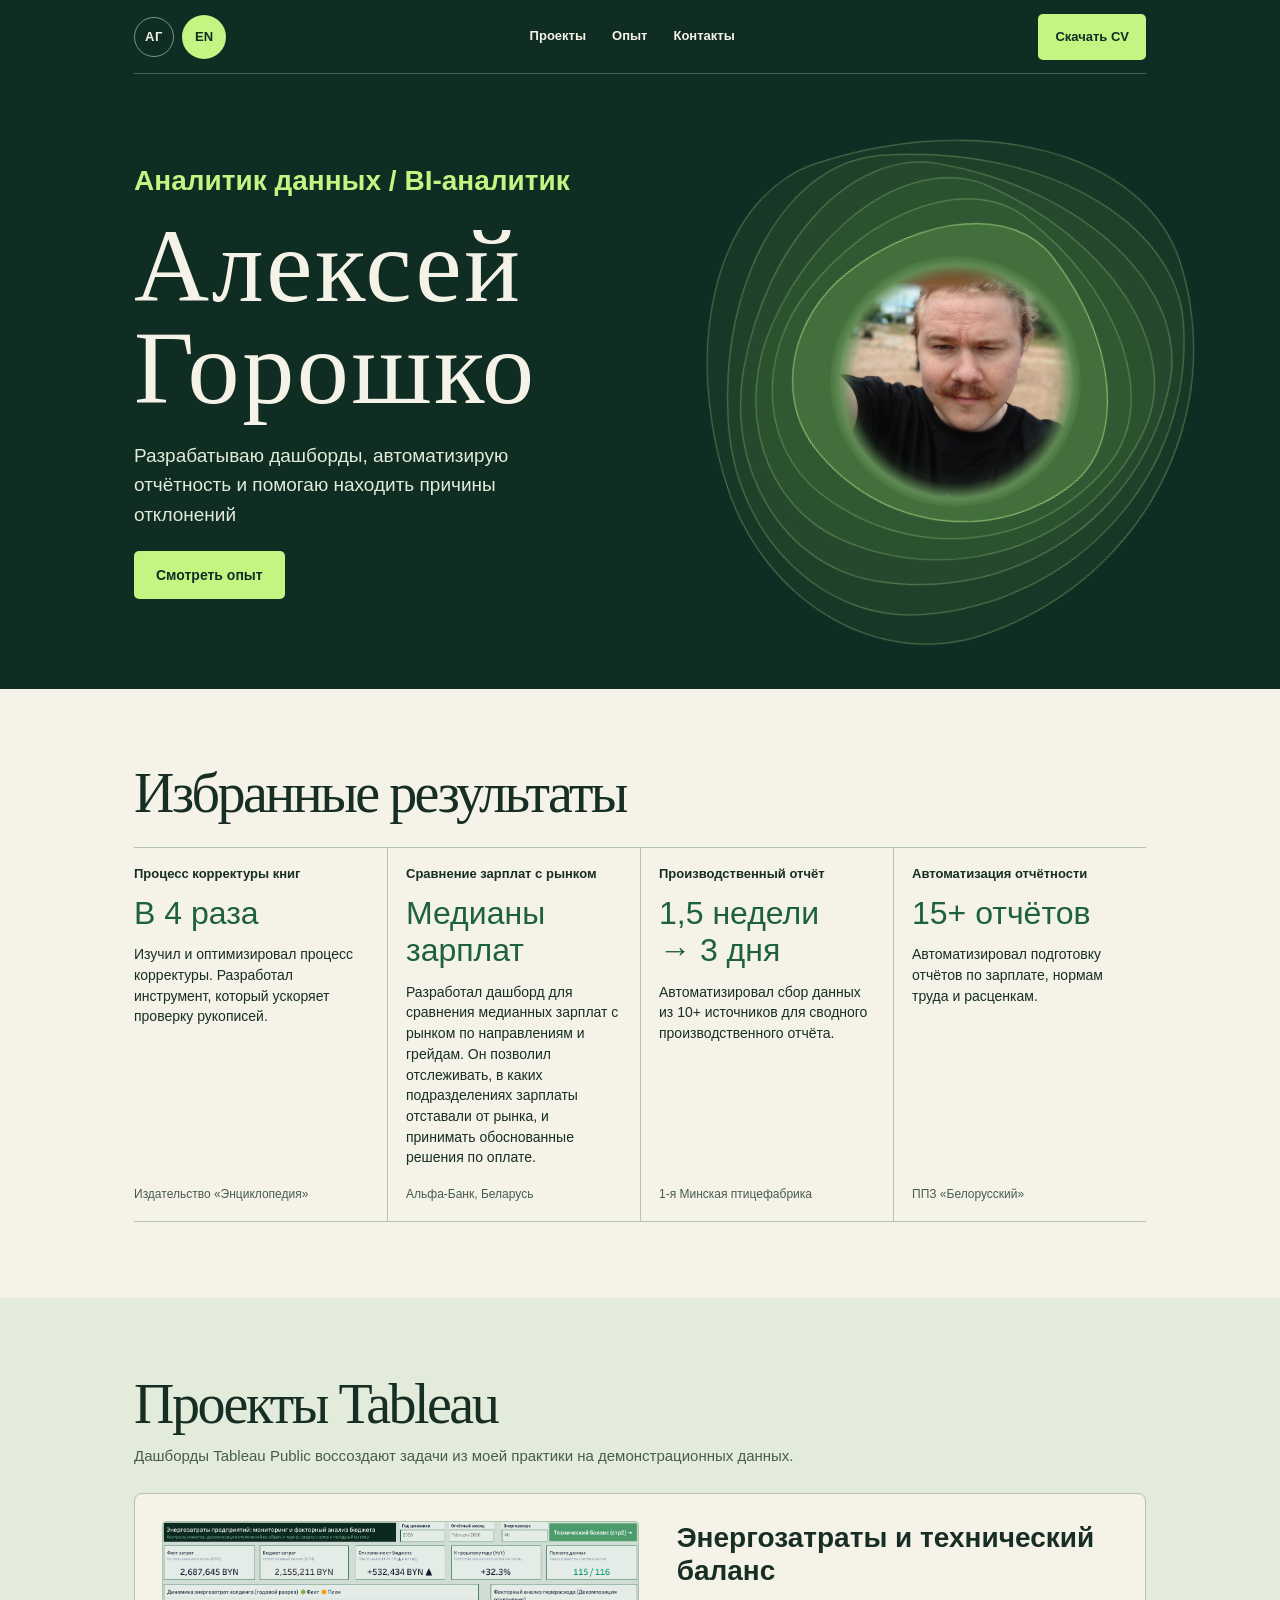
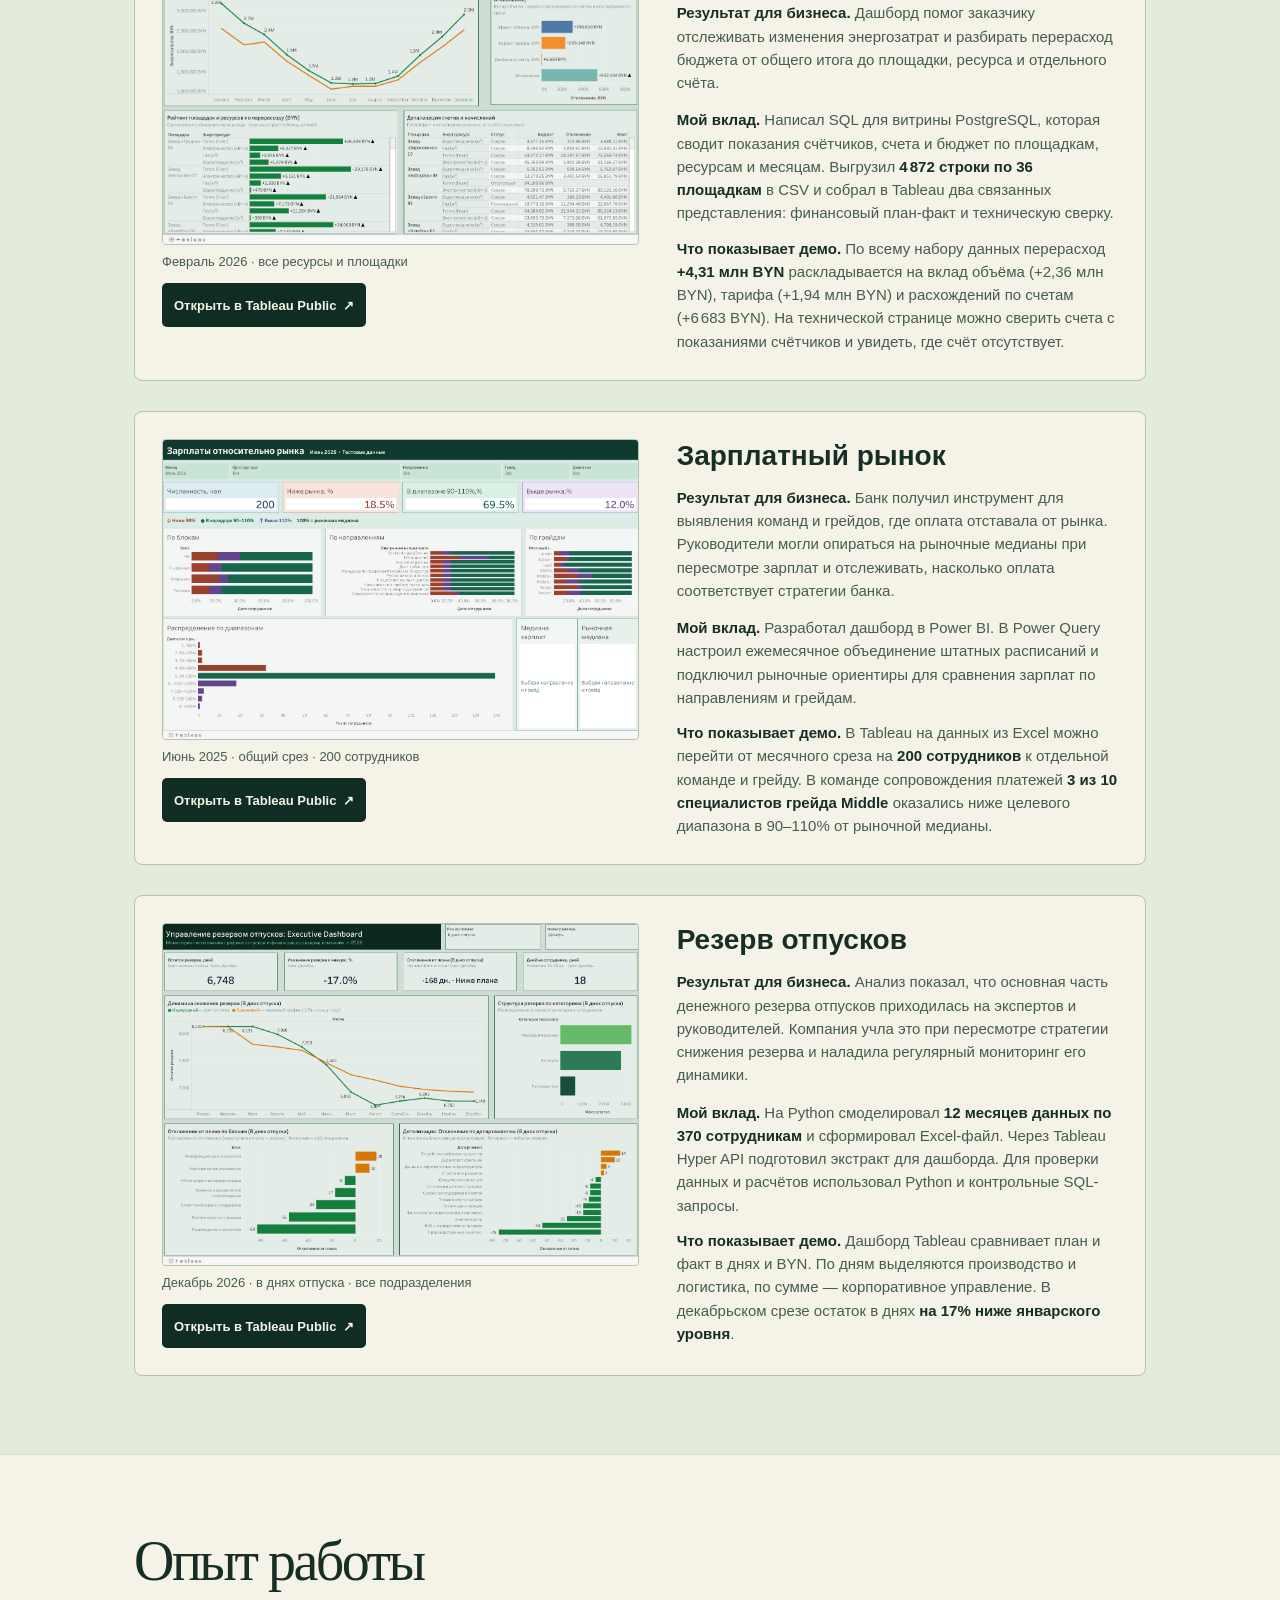
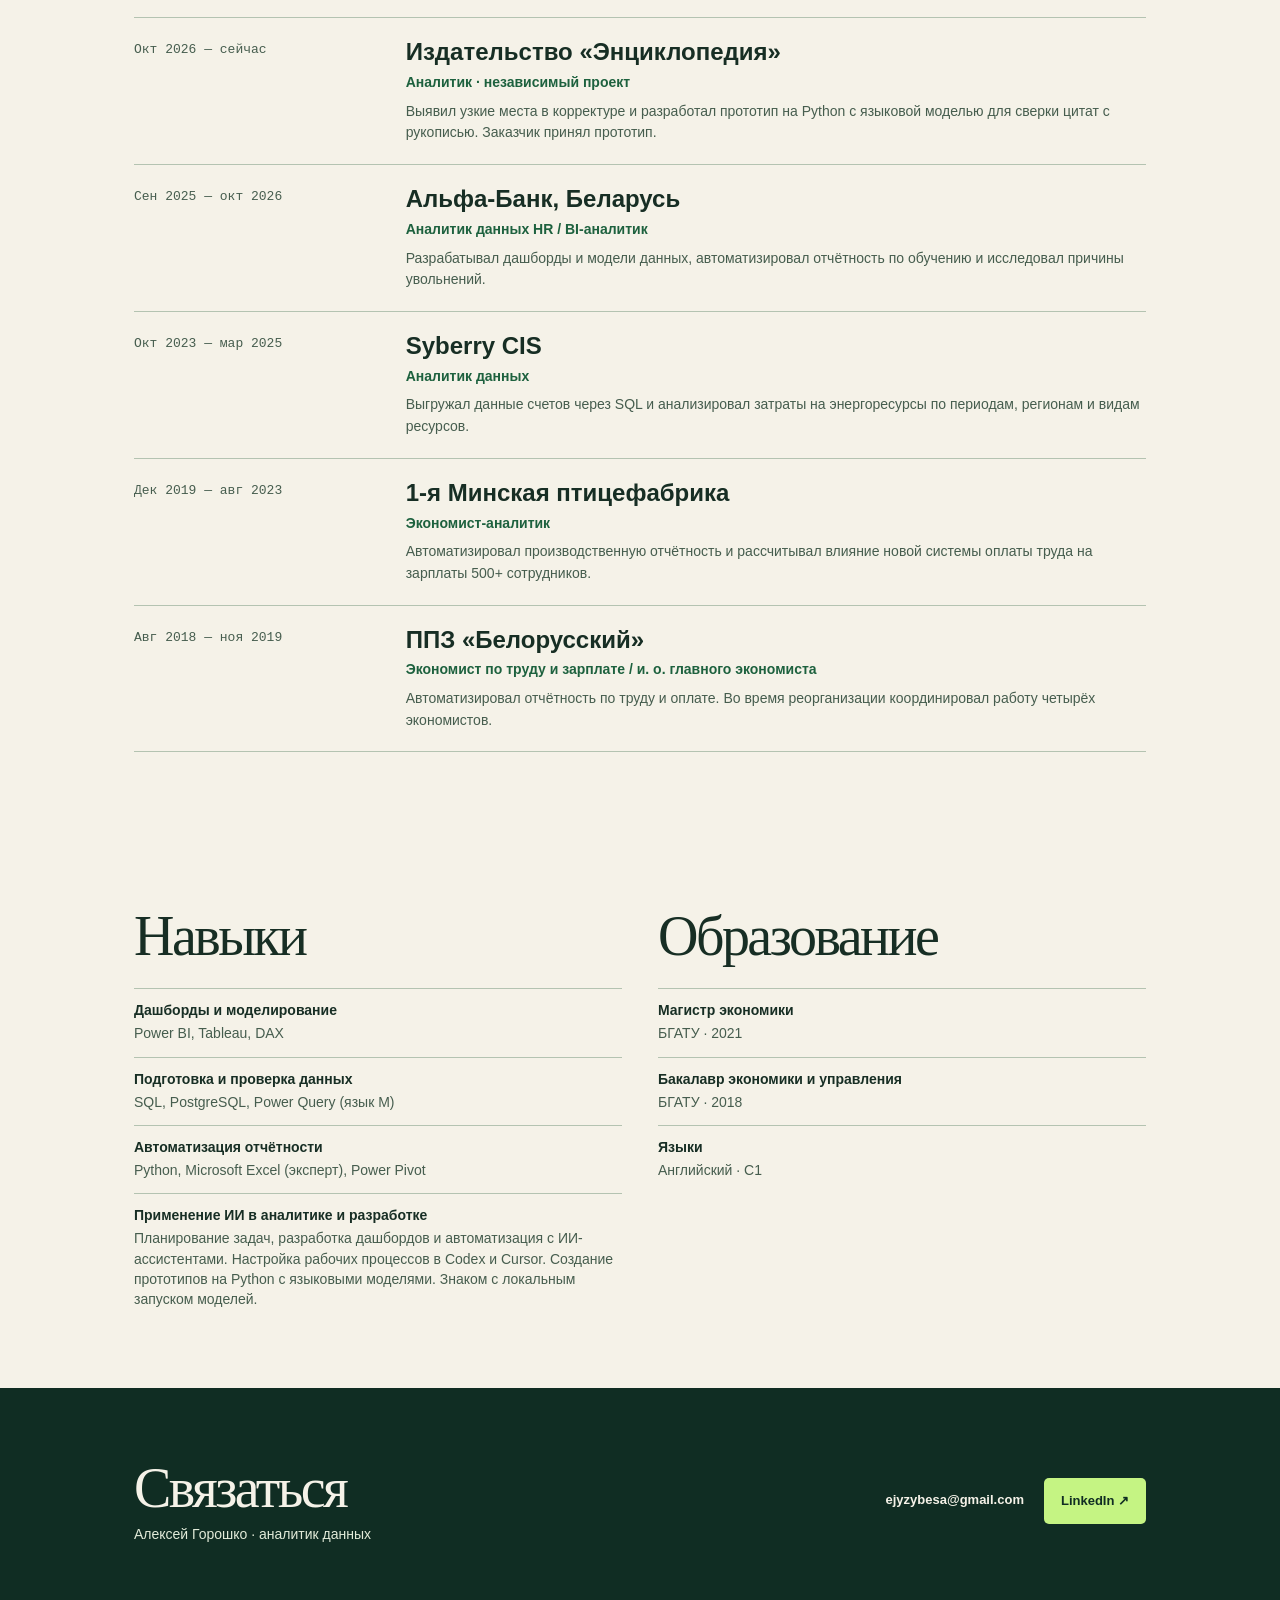
<file: index.html>
<!doctype html>
<html lang="ru">
<head>
  <meta charset="utf-8">
  <meta name="viewport" content="width=device-width, initial-scale=1">
  <meta name="description" content="Портфолио Алексея Горошко. Дашборды, автоматизация отчётности и анализ отклонений.">
  <meta name="theme-color" content="#102d23">
  <title>Алексей Горошко — аналитик данных</title>
  <link rel="stylesheet" href="./style.css">
  <link rel="stylesheet" href="./tableau-projects-v2.css">
  <link rel="alternate" hreflang="ru" href="./">
  <link rel="alternate" hreflang="en" href="./en/">
</head>
<body>
<main id="career-page">
    <header class="career-hero">
      <div class="career-wrap">
        <div class="career-top">
          <div class="career-brand">
            <a class="career-monogram" href="#career-page" aria-label="В начало страницы">АГ</a>
            <a class="career-language" href="./en/" lang="en" hreflang="en" aria-label="Switch to English">EN</a>
          </div>
          <nav class="career-nav" aria-label="Разделы сайта">
            <a href="#dashboards">Проекты</a>
            <a href="#experience">Опыт</a>
            <a href="#contact">Контакты</a>
          </nav>
          <a class="career-cv" href="./russian-cv.pdf" download="aleksey-goroshko-data-analyst-ru.pdf">Скачать CV</a>
        </div>
        <div class="career-intro">
          <div class="career-copy">
            <p class="career-role">Аналитик данных / BI-аналитик</p>
            <h1><span>Алексей</span><br><span>Горошко</span></h1>
            <p class="career-summary">Разрабатываю дашборды, автоматизирую отчётность и помогаю находить причины отклонений</p>
            <a class="career-experience-link" href="#experience">Смотреть опыт</a>
          </div>
          <figure class="career-portrait">
            <div class="career-art" aria-hidden="true"><span></span><span></span><span></span><span></span><span></span><span></span></div>
            <img src="./portrait.jpg" alt="Алексей Горошко" width="500" height="500">
          </figure>
        </div>
      </div>
    </header>
    <section class="career-results" aria-labelledby="career-full-results">
      <div class="career-wrap">
        <h2 id="career-full-results">Избранные результаты</h2>
        <div class="career-metrics">
          <article class="career-metric">
            <h3>Процесс корректуры книг</h3>
            <p class="career-value">В 4 раза</p>
            <p class="career-detail">Изучил и оптимизировал процесс корректуры. Разработал инструмент, который ускоряет проверку рукописей.</p>
            <p class="career-company">Издательство «Энциклопедия»</p>
          </article>
          <article class="career-metric">
            <h3>Сравнение зарплат с рынком</h3>
            <p class="career-value">Медианы зарплат</p>
            <p class="career-detail">Разработал дашборд для сравнения медианных зарплат с рынком по направлениям и грейдам. Он позволил отслеживать, в каких подразделениях зарплаты отставали от рынка, и принимать обоснованные решения по оплате.</p>
            <p class="career-company">Альфа-Банк, Беларусь</p>
          </article>
          <article class="career-metric">
            <h3>Производственный отчёт</h3>
            <p class="career-value">1,5 недели → 3 дня</p>
            <p class="career-detail">Автоматизировал сбор данных из 10+ источников для сводного производственного отчёта.</p>
            <p class="career-company">1-я Минская птицефабрика</p>
          </article>
          <article class="career-metric">
            <h3>Автоматизация отчётности</h3>
            <p class="career-value">15+ отчётов</p>
            <p class="career-detail">Автоматизировал подготовку отчётов по зарплате, нормам труда и расценкам.</p>
            <p class="career-company">ППЗ «Белорусский»</p>
          </article>
        </div>
      </div>
    </section>
    <section class="career-section career-projects" id="dashboards" aria-labelledby="career-full-dashboards">
      <div class="career-wrap">
        <h2 id="career-full-dashboards">Проекты Tableau</h2>
        <p class="career-case-intro">Дашборды Tableau Public воссоздают задачи из моей практики на демонстрационных данных.</p>
        <div class="career-case-list">
          <article class="career-case">
            <h3>Энергозатраты и технический баланс</h3>
            <p class="career-case-outcome"><strong>Результат для бизнеса.</strong> Дашборд помог заказчику отслеживать изменения энергозатрат и разбирать перерасход бюджета от общего итога до площадки, ресурса и отдельного счёта.</p>
            <div class="career-case-media">
              <figure>
                <a class="career-case-image" href="./previews/energy.png" target="_blank" rel="noopener" aria-label="Увеличить превью — Энергозатраты и технический баланс">
                  <img src="./previews/energy.png" width="1365" height="926" loading="lazy" alt="Финансовый дашборд: план, факт и факторы перерасхода">
                </a>
                <figcaption>Февраль 2026 · все ресурсы и площадки</figcaption>
              </figure>
              <a class="career-case-link" href="https://public.tableau.com/views/energy-costs/sheet17?:showVizHome=no" target="_blank" rel="noopener" aria-label="Открыть в Tableau Public — Энергозатраты и технический баланс">Открыть в Tableau Public <span aria-hidden="true">↗</span></a>
            </div>
            <div class="career-case-details">
              <p><strong>Мой вклад.</strong> Написал SQL для витрины PostgreSQL, которая сводит показания счётчиков, счета и бюджет по площадкам, ресурсам и месяцам. Выгрузил <strong>4 872 строки по 36 площадкам</strong> в CSV и собрал в Tableau два связанных представления: финансовый план-факт и техническую сверку.</p>
              <p><strong>Что показывает демо.</strong> По всему набору данных перерасход <strong>+4,31 млн BYN</strong> раскладывается на вклад объёма (+2,36 млн BYN), тарифа (+1,94 млн BYN) и расхождений по счетам (+6 683 BYN). На технической странице можно сверить счета с показаниями счётчиков и увидеть, где счёт отсутствует.</p>
            </div>
          </article>
          <article class="career-case">
            <h3>Зарплатный рынок</h3>
            <p class="career-case-outcome"><strong>Результат для бизнеса.</strong> Банк получил инструмент для выявления команд и грейдов, где оплата отставала от рынка. Руководители могли опираться на рыночные медианы при пересмотре зарплат и отслеживать, насколько оплата соответствует стратегии банка.</p>
            <div class="career-case-media">
              <figure>
                <a class="career-case-image" href="./previews/salary.png" target="_blank" rel="noopener" aria-label="Увеличить превью — Зарплатный рынок">
                  <img src="./previews/salary.png" width="1499" height="946" loading="lazy" alt="Общий срез на 200 сотрудников: распределение зарплат относительно рынка по блокам, направлениям и грейдам">
                </a>
                <figcaption>Июнь 2025 · общий срез · 200 сотрудников</figcaption>
              </figure>
              <a class="career-case-link" href="https://public.tableau.com/views/salary-market-month-styled/sheet10?:showVizHome=no" target="_blank" rel="noopener" aria-label="Открыть в Tableau Public — Зарплатный рынок">Открыть в Tableau Public <span aria-hidden="true">↗</span></a>
            </div>
            <div class="career-case-details">
              <p><strong>Мой вклад.</strong> Разработал дашборд в Power BI. В Power Query настроил ежемесячное объединение штатных расписаний и подключил рыночные ориентиры для сравнения зарплат по направлениям и грейдам.</p>
              <p><strong>Что показывает демо.</strong> В Tableau на данных из Excel можно перейти от месячного среза на <strong>200 сотрудников</strong> к отдельной команде и грейду. В команде сопровождения платежей <strong>3 из 10 специалистов грейда Middle</strong> оказались ниже целевого диапазона в 90–110% от рыночной медианы.</p>
            </div>
          </article>
          <article class="career-case">
            <h3>Резерв отпусков</h3>
            <p class="career-case-outcome"><strong>Результат для бизнеса.</strong> Анализ показал, что основная часть денежного резерва отпусков приходилась на экспертов и руководителей. Компания учла это при пересмотре стратегии снижения резерва и наладила регулярный мониторинг его динамики.</p>
            <div class="career-case-media">
              <figure>
                <a class="career-case-image" href="./previews/vacation.png" target="_blank" rel="noopener" aria-label="Увеличить превью — Резерв отпусков">
                  <img src="./previews/vacation.png" width="1499" height="1076" loading="lazy" alt="Декабрьский срез резерва отпусков: 6 748 дней, снижение на 17% к январю">
                </a>
                <figcaption>Декабрь 2026 · в днях отпуска · все подразделения</figcaption>
              </figure>
              <a class="career-case-link" href="https://public.tableau.com/views/vacation-reserve/ExecutiveDashboard?:showVizHome=no" target="_blank" rel="noopener" aria-label="Открыть в Tableau Public — Резерв отпусков">Открыть в Tableau Public <span aria-hidden="true">↗</span></a>
            </div>
            <div class="career-case-details">
              <p><strong>Мой вклад.</strong> На Python смоделировал <strong>12 месяцев данных по 370 сотрудникам</strong> и сформировал Excel-файл. Через Tableau Hyper API подготовил экстракт для дашборда. Для проверки данных и расчётов использовал Python и контрольные SQL-запросы.</p>
              <p><strong>Что показывает демо.</strong> Дашборд Tableau сравнивает план и факт в днях и BYN. По дням выделяются производство и логистика, по сумме — корпоративное управление. В декабрьском срезе остаток в днях <strong>на 17% ниже январского уровня</strong>.</p>
            </div>
          </article>
        </div>
      </div>
    </section>
    <section class="career-section career-experience" id="experience" aria-labelledby="career-full-experience">
      <div class="career-wrap">
        <h2 id="career-full-experience">Опыт работы</h2>
        <ol class="career-timeline">
          <li><p class="career-period">Окт 2026 — сейчас</p><div><h3>Издательство «Энциклопедия»</h3><p class="career-job">Аналитик · независимый проект</p><p>Выявил узкие места в корректуре и разработал прототип на Python с языковой моделью для сверки цитат с рукописью. Заказчик принял прототип.</p></div></li>
          <li><p class="career-period">Сен 2025 — окт 2026</p><div><h3>Альфа-Банк, Беларусь</h3><p class="career-job">Аналитик данных HR / BI-аналитик</p><p>Разрабатывал дашборды и модели данных, автоматизировал отчётность по обучению и исследовал причины увольнений.</p></div></li>
          <li><p class="career-period">Окт 2023 — мар 2025</p><div><h3>Syberry CIS</h3><p class="career-job">Аналитик данных</p><p>Выгружал данные счетов через SQL и анализировал затраты на энергоресурсы по периодам, регионам и видам ресурсов.</p></div></li>
          <li><p class="career-period">Дек 2019 — авг 2023</p><div><h3>1-я Минская птицефабрика</h3><p class="career-job">Экономист-аналитик</p><p>Автоматизировал производственную отчётность и рассчитывал влияние новой системы оплаты труда на зарплаты 500+ сотрудников.</p></div></li>
          <li><p class="career-period">Авг 2018 — ноя 2019</p><div><h3>ППЗ «Белорусский»</h3><p class="career-job">Экономист по труду и зарплате / и. о. главного экономиста</p><p>Автоматизировал отчётность по труду и оплате. Во время реорганизации координировал работу четырёх экономистов.</p></div></li>
        </ol>
      </div>
    </section>
    <section class="career-section career-background" aria-labelledby="career-full-background">
      <div class="career-wrap career-background-grid">
        <div>
          <h2 id="career-full-background">Навыки</h2>
          <dl class="career-skills">
            <dt>Дашборды и моделирование</dt><dd>Power BI, Tableau, DAX</dd>
            <dt>Подготовка и проверка данных</dt><dd>SQL, PostgreSQL, Power Query (язык M)</dd>
            <dt>Автоматизация отчётности</dt><dd>Python, Microsoft Excel (эксперт), Power Pivot</dd>
            <dt>Применение ИИ в аналитике и разработке</dt>
            <dd>Планирование задач, разработка дашбордов и автоматизация с ИИ-ассистентами. Настройка рабочих процессов в Codex и Cursor. Создание прототипов на Python с языковыми моделями. Знаком с локальным запуском моделей.</dd>
          </dl>
        </div>
        <div>
          <h2>Образование</h2>
          <dl class="career-skills">
            <dt>Магистр экономики</dt><dd>БГАТУ · 2021</dd>
            <dt>Бакалавр экономики и управления</dt><dd>БГАТУ · 2018</dd>
            <dt>Языки</dt><dd>Английский · C1</dd>
          </dl>
        </div>
      </div>
    </section>
    <footer class="career-footer" id="contact">
      <div class="career-wrap career-footer-inner">
        <div><h2>Связаться</h2><p>Алексей Горошко · аналитик данных</p></div>
        <div class="career-actions"><a class="career-contact" href="mailto:ejyzybesa@gmail.com">ejyzybesa@gmail.com</a><a class="career-cv" href="https://www.linkedin.com/in/alexgoroh/">LinkedIn ↗</a></div>
      </div>
    </footer>
  </main>
</body>
</html>
</file>
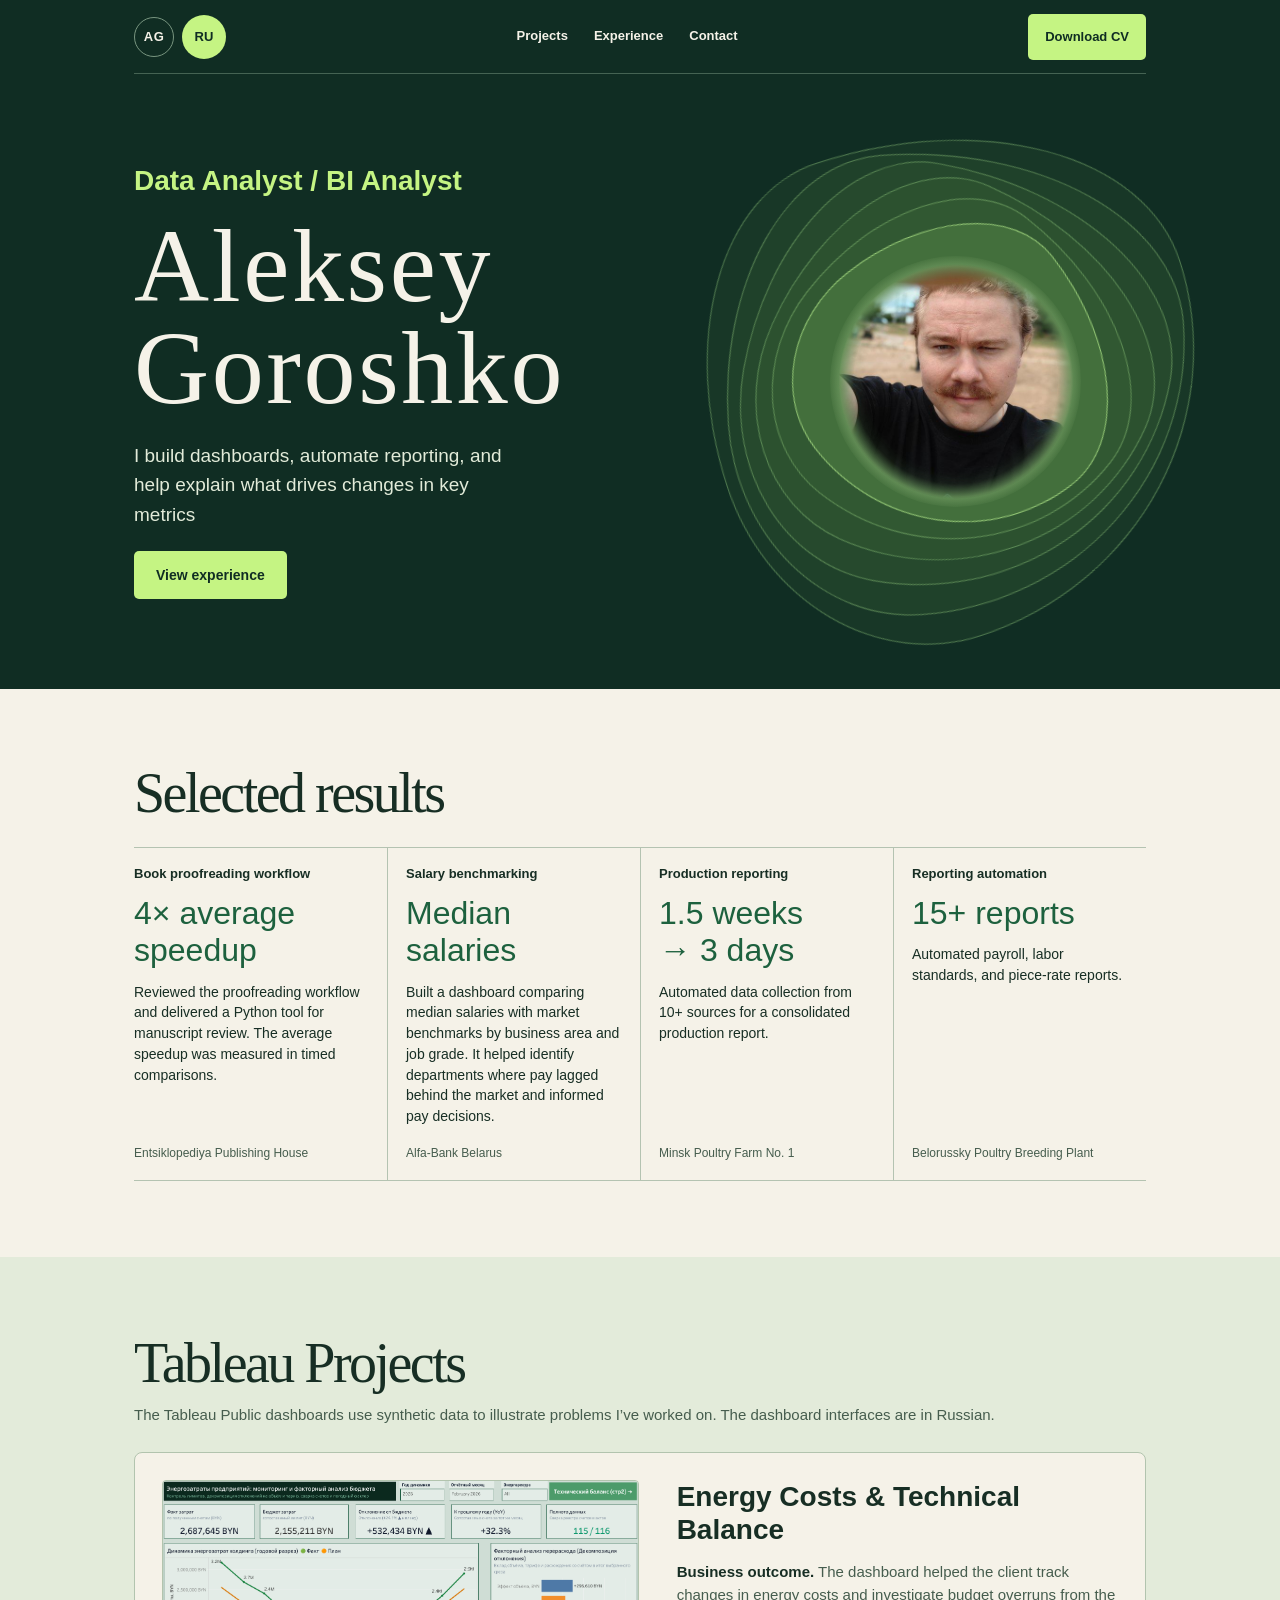
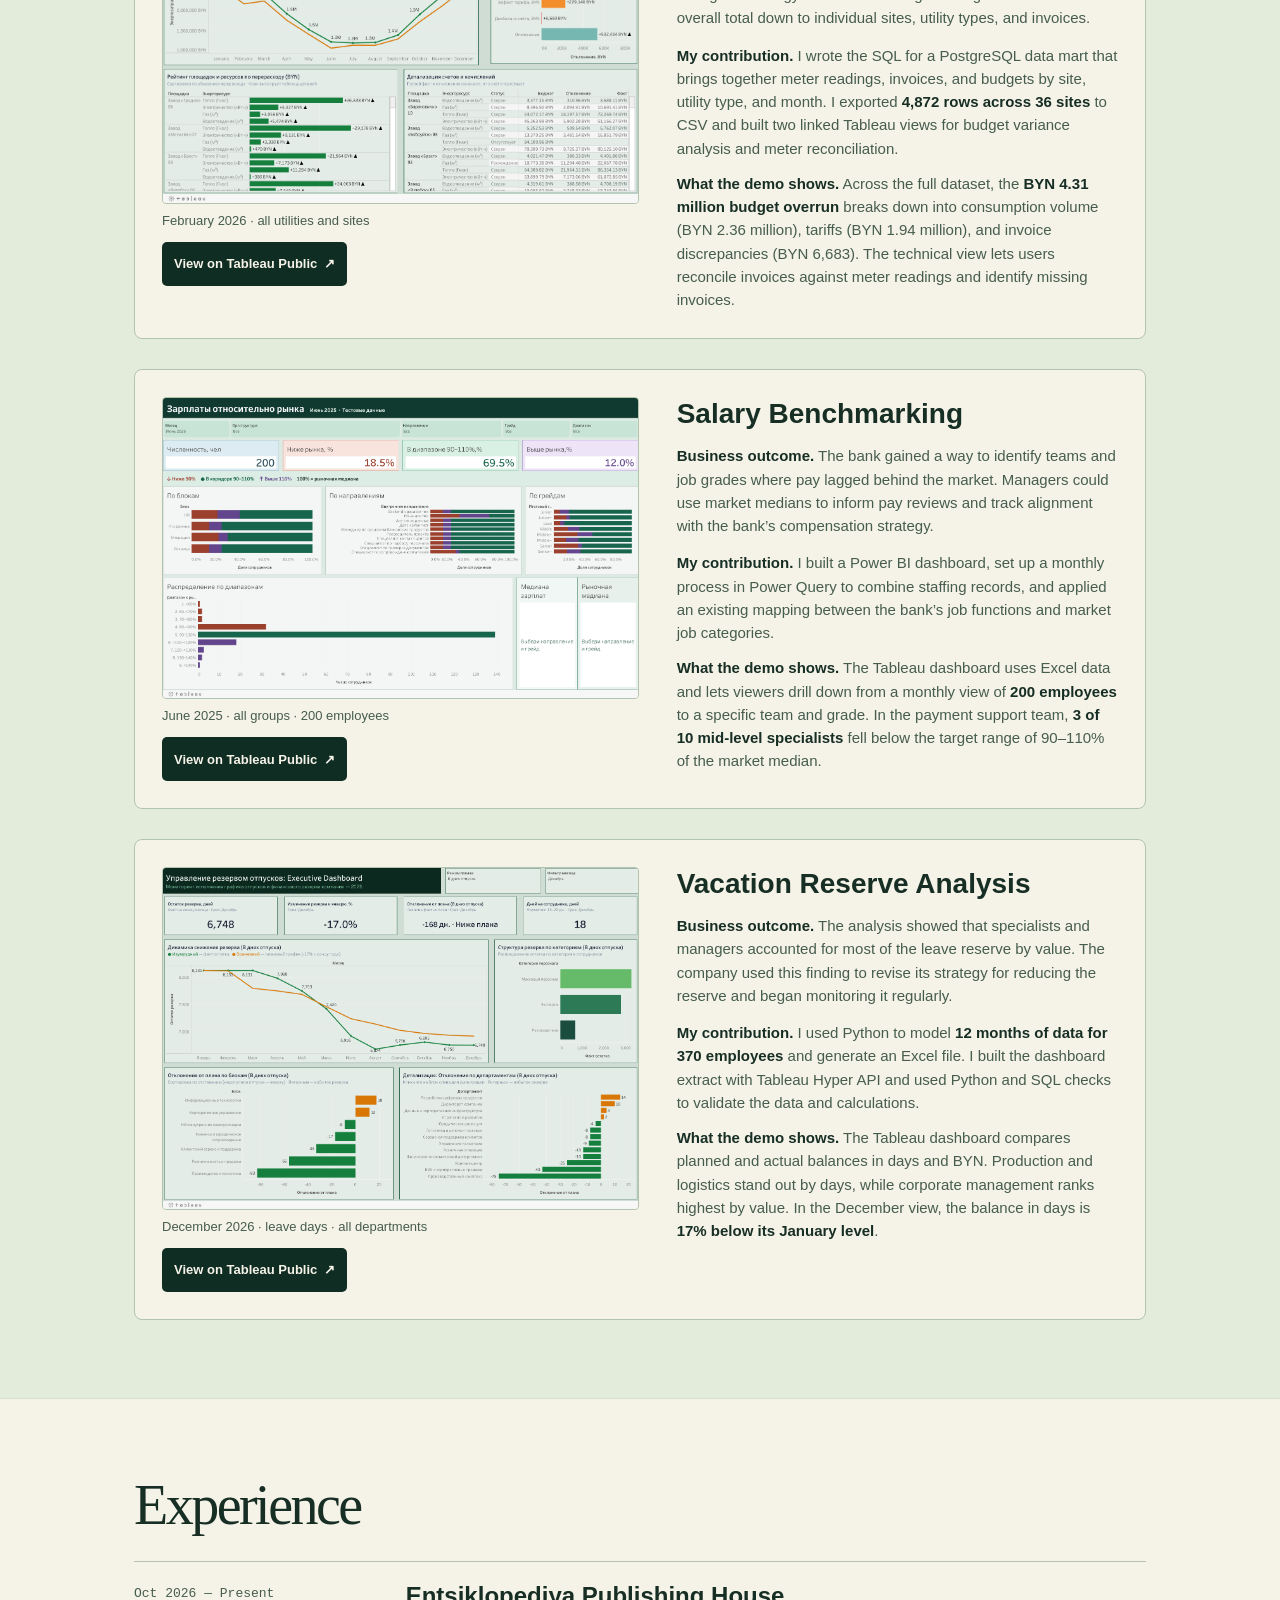
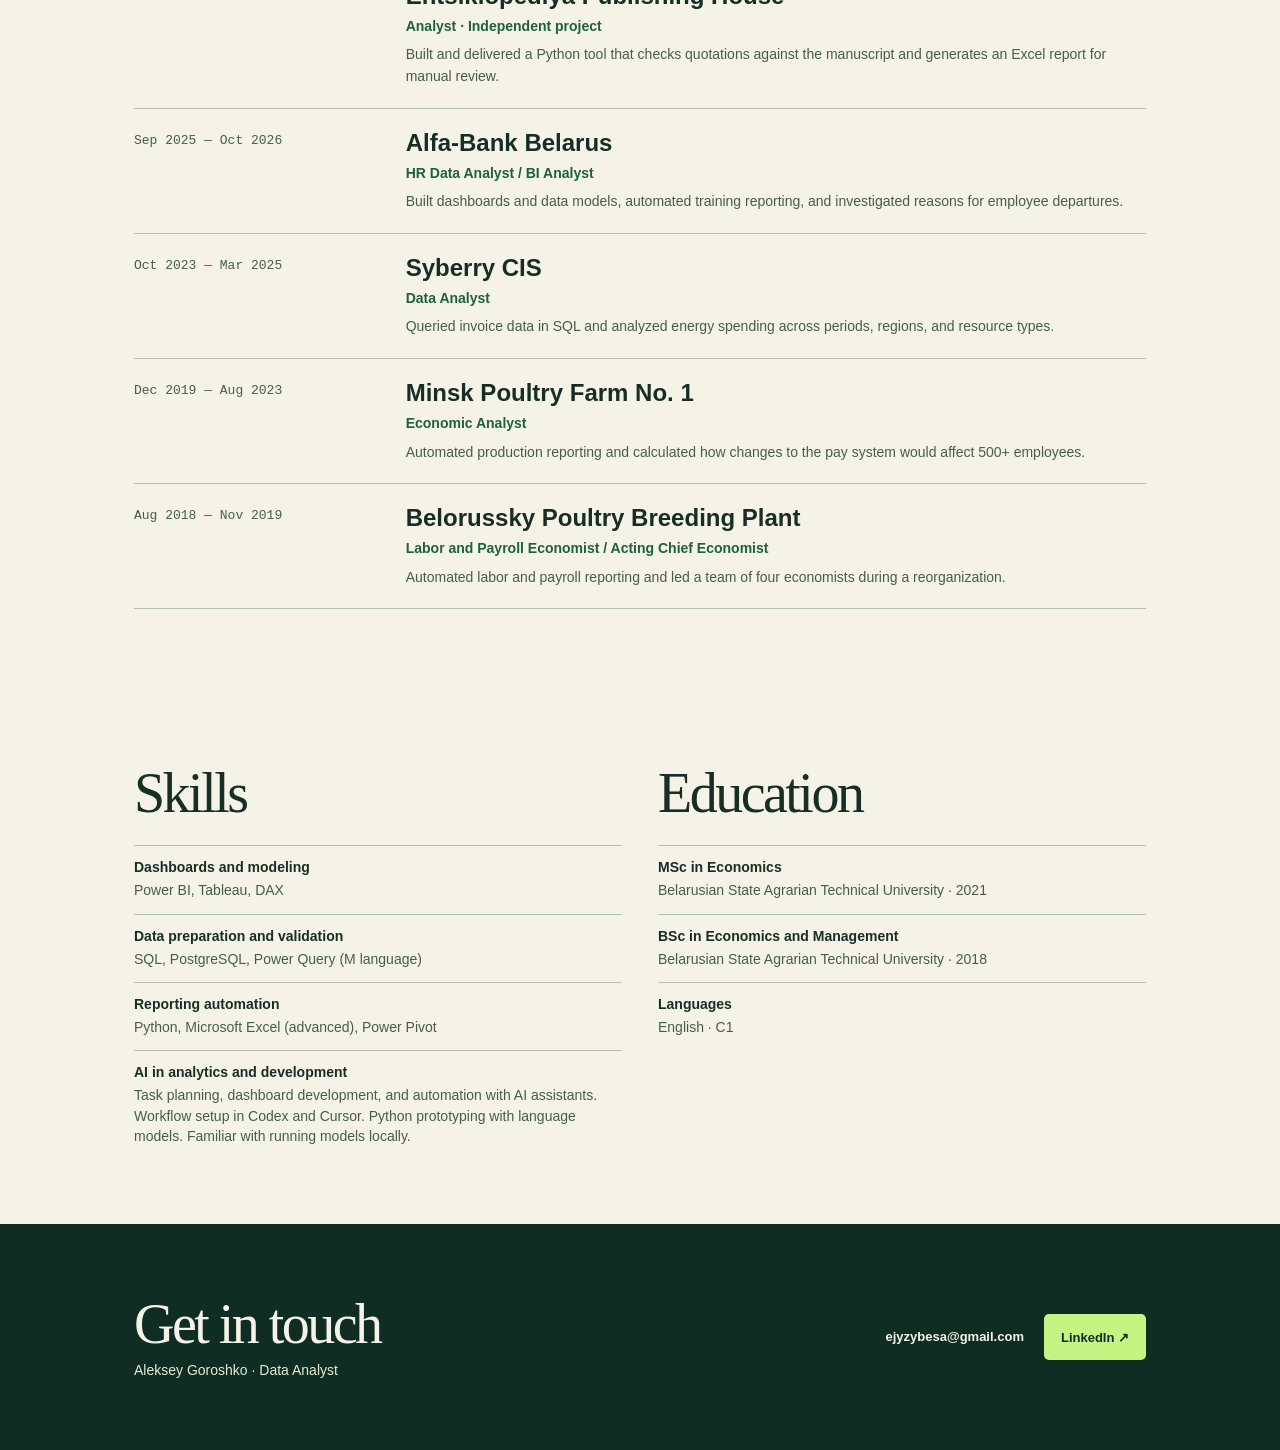
<file: en/index.html>
<!doctype html>
<html lang="en">
<head>
  <meta charset="utf-8">
  <meta name="viewport" content="width=device-width, initial-scale=1">
  <meta name="description" content="Portfolio of Aleksey Goroshko, a data analyst who builds dashboards, automates reporting, and explains changes in key metrics.">
  <meta name="theme-color" content="#102d23">
  <title>Aleksey Goroshko — Data Analyst</title>
  <link rel="stylesheet" href="../style.css">
  <link rel="stylesheet" href="../tableau-projects-v2.css">
  <link rel="alternate" hreflang="ru" href="../">
  <link rel="alternate" hreflang="en" href="./">
</head>
<body>
<main id="career-page">
    <header class="career-hero">
      <div class="career-wrap">
        <div class="career-top">
          <div class="career-brand">
            <a class="career-monogram" href="#career-page" aria-label="Back to top">AG</a>
            <a class="career-language" href="../" lang="ru" hreflang="ru" aria-label="Переключить на русский язык">RU</a>
          </div>
          <nav class="career-nav" aria-label="Site sections">
            <a href="#dashboards">Projects</a>
            <a href="#experience">Experience</a>
            <a href="#contact">Contact</a>
          </nav>
          <a class="career-cv" href="../english-cv.pdf" download="aleksey-goroshko-data-analyst-en.pdf">Download CV</a>
        </div>
        <div class="career-intro">
          <div class="career-copy">
            <p class="career-role">Data Analyst / BI Analyst</p>
            <h1><span>Aleksey</span><br><span>Goroshko</span></h1>
            <p class="career-summary">I build dashboards, automate reporting, and help explain what drives changes in key metrics</p>
            <a class="career-experience-link" href="#experience">View experience</a>
          </div>
          <figure class="career-portrait">
            <div class="career-art" aria-hidden="true"><span></span><span></span><span></span><span></span><span></span><span></span></div>
            <img src="../portrait.jpg" alt="Aleksey Goroshko" width="500" height="500">
          </figure>
        </div>
      </div>
    </header>
    <section class="career-results" aria-labelledby="career-full-results">
      <div class="career-wrap">
        <h2 id="career-full-results">Selected results</h2>
        <div class="career-metrics">
          <article class="career-metric">
            <h3>Book proofreading workflow</h3>
            <p class="career-value">4× average speedup</p>
            <p class="career-detail">Reviewed the proofreading workflow and delivered a Python tool for manuscript review. The average speedup was measured in timed comparisons.</p>
            <p class="career-company">Entsiklopediya Publishing House</p>
          </article>
          <article class="career-metric">
            <h3>Salary benchmarking</h3>
            <p class="career-value">Median salaries</p>
            <p class="career-detail">Built a dashboard comparing median salaries with market benchmarks by business area and job grade. It helped identify departments where pay lagged behind the market and informed pay decisions.</p>
            <p class="career-company">Alfa-Bank Belarus</p>
          </article>
          <article class="career-metric">
            <h3>Production reporting</h3>
            <p class="career-value">1.5 weeks → 3 days</p>
            <p class="career-detail">Automated data collection from 10+ sources for a consolidated production report.</p>
            <p class="career-company">Minsk Poultry Farm No. 1</p>
          </article>
          <article class="career-metric">
            <h3>Reporting automation</h3>
            <p class="career-value">15+ reports</p>
            <p class="career-detail">Automated payroll, labor standards, and piece-rate reports.</p>
            <p class="career-company">Belorussky Poultry Breeding Plant</p>
          </article>
        </div>
      </div>
    </section>
    <section class="career-section career-projects" id="dashboards" aria-labelledby="career-full-dashboards">
      <div class="career-wrap">
        <h2 id="career-full-dashboards">Tableau Projects</h2>
        <p class="career-case-intro">The Tableau Public dashboards use synthetic data to illustrate problems I’ve worked on. The dashboard interfaces are in Russian.</p>
        <div class="career-case-list">
          <article class="career-case">
            <h3>Energy Costs &amp; Technical Balance</h3>
            <p class="career-case-outcome"><strong>Business outcome.</strong> The dashboard helped the client track changes in energy costs and investigate budget overruns from the overall total down to individual sites, utility types, and invoices.</p>
            <div class="career-case-media">
              <figure>
                <a class="career-case-image" href="../previews/energy.png" target="_blank" rel="noopener" aria-label="Enlarge preview — Energy Costs &amp; Technical Balance">
                  <img src="../previews/energy.png" width="1365" height="926" loading="lazy" alt="Financial dashboard with actuals, budget and drivers of the overrun">
                </a>
                <figcaption>February 2026 · all utilities and sites</figcaption>
              </figure>
              <a class="career-case-link" href="https://public.tableau.com/views/energy-costs/sheet17?:showVizHome=no" target="_blank" rel="noopener" aria-label="View on Tableau Public — Energy Costs &amp; Technical Balance">View on Tableau Public <span aria-hidden="true">↗</span></a>
            </div>
            <div class="career-case-details">
              <p><strong>My contribution.</strong> I wrote the SQL for a PostgreSQL data mart that brings together meter readings, invoices, and budgets by site, utility type, and month. I exported <strong>4,872 rows across 36 sites</strong> to CSV and built two linked Tableau views for budget variance analysis and meter reconciliation.</p>
              <p><strong>What the demo shows.</strong> Across the full dataset, the <strong>BYN 4.31 million budget overrun</strong> breaks down into consumption volume (BYN 2.36 million), tariffs (BYN 1.94 million), and invoice discrepancies (BYN 6,683). The technical view lets users reconcile invoices against meter readings and identify missing invoices.</p>
            </div>
          </article>
          <article class="career-case">
            <h3>Salary Benchmarking</h3>
            <p class="career-case-outcome"><strong>Business outcome.</strong> The bank gained a way to identify teams and job grades where pay lagged behind the market. Managers could use market medians to inform pay reviews and track alignment with the bank’s compensation strategy.</p>
            <div class="career-case-media">
              <figure>
                <a class="career-case-image" href="../previews/salary.png" target="_blank" rel="noopener" aria-label="Enlarge preview — Salary Benchmarking">
                  <img src="../previews/salary.png" width="1499" height="946" loading="lazy" alt="Salary benchmarking overview for 200 employees by division, business area, and job grade">
                </a>
                <figcaption>June 2025 · all groups · 200 employees</figcaption>
              </figure>
              <a class="career-case-link" href="https://public.tableau.com/views/salary-market-month-styled/sheet10?:showVizHome=no" target="_blank" rel="noopener" aria-label="View on Tableau Public — Salary Benchmarking">View on Tableau Public <span aria-hidden="true">↗</span></a>
            </div>
            <div class="career-case-details">
              <p><strong>My contribution.</strong> I built a Power BI dashboard, set up a monthly process in Power Query to combine staffing records, and applied an existing mapping between the bank’s job functions and market job categories.</p>
              <p><strong>What the demo shows.</strong> The Tableau dashboard uses Excel data and lets viewers drill down from a monthly view of <strong>200 employees</strong> to a specific team and grade. In the payment support team, <strong>3 of 10 mid-level specialists</strong> fell below the target range of 90–110% of the market median.</p>
            </div>
          </article>
          <article class="career-case">
            <h3>Vacation Reserve Analysis</h3>
            <p class="career-case-outcome"><strong>Business outcome.</strong> The analysis showed that specialists and managers accounted for most of the leave reserve by value. The company used this finding to revise its strategy for reducing the reserve and began monitoring it regularly.</p>
            <div class="career-case-media">
              <figure>
                <a class="career-case-image" href="../previews/vacation.png" target="_blank" rel="noopener" aria-label="Enlarge preview — Vacation Reserve Analysis">
                  <img src="../previews/vacation.png" width="1499" height="1076" loading="lazy" alt="December leave reserve: 6,748 days, down 17% from January">
                </a>
                <figcaption>December 2026 · leave days · all departments</figcaption>
              </figure>
              <a class="career-case-link" href="https://public.tableau.com/views/vacation-reserve/ExecutiveDashboard?:showVizHome=no" target="_blank" rel="noopener" aria-label="View on Tableau Public — Vacation Reserve Analysis">View on Tableau Public <span aria-hidden="true">↗</span></a>
            </div>
            <div class="career-case-details">
              <p><strong>My contribution.</strong> I used Python to model <strong>12 months of data for 370 employees</strong> and generate an Excel file. I built the dashboard extract with Tableau Hyper API and used Python and SQL checks to validate the data and calculations.</p>
              <p><strong>What the demo shows.</strong> The Tableau dashboard compares planned and actual balances in days and BYN. Production and logistics stand out by days, while corporate management ranks highest by value. In the December view, the balance in days is <strong>17% below its January level</strong>.</p>
            </div>
          </article>
        </div>
      </div>
    </section>
    <section class="career-section career-experience" id="experience" aria-labelledby="career-full-experience">
      <div class="career-wrap">
        <h2 id="career-full-experience">Experience</h2>
        <ol class="career-timeline">
          <li><p class="career-period">Oct 2026 — Present</p><div><h3>Entsiklopediya Publishing House</h3><p class="career-job">Analyst · Independent project</p><p>Built and delivered a Python tool that checks quotations against the manuscript and generates an Excel report for manual review.</p></div></li>
          <li><p class="career-period">Sep 2025 — Oct 2026</p><div><h3>Alfa-Bank Belarus</h3><p class="career-job">HR Data Analyst / BI Analyst</p><p>Built dashboards and data models, automated training reporting, and investigated reasons for employee departures.</p></div></li>
          <li><p class="career-period">Oct 2023 — Mar 2025</p><div><h3>Syberry CIS</h3><p class="career-job">Data Analyst</p><p>Queried invoice data in SQL and analyzed energy spending across periods, regions, and resource types.</p></div></li>
          <li><p class="career-period">Dec 2019 — Aug 2023</p><div><h3>Minsk Poultry Farm No. 1</h3><p class="career-job">Economic Analyst</p><p>Automated production reporting and calculated how changes to the pay system would affect 500+ employees.</p></div></li>
          <li><p class="career-period">Aug 2018 — Nov 2019</p><div><h3>Belorussky Poultry Breeding Plant</h3><p class="career-job">Labor and Payroll Economist / Acting Chief Economist</p><p>Automated labor and payroll reporting and led a team of four economists during a reorganization.</p></div></li>
        </ol>
      </div>
    </section>
    <section class="career-section career-background" aria-labelledby="career-full-background">
      <div class="career-wrap career-background-grid">
        <div>
          <h2 id="career-full-background">Skills</h2>
          <dl class="career-skills">
            <dt>Dashboards and modeling</dt><dd>Power BI, Tableau, DAX</dd>
            <dt>Data preparation and validation</dt><dd>SQL, PostgreSQL, Power Query (M language)</dd>
            <dt>Reporting automation</dt><dd>Python, Microsoft Excel (advanced), Power Pivot</dd>
            <dt>AI in analytics and development</dt>
            <dd>Task planning, dashboard development, and automation with AI assistants. Workflow setup in Codex and Cursor. Python prototyping with language models. Familiar with running models locally.</dd>
          </dl>
        </div>
        <div>
          <h2>Education</h2>
          <dl class="career-skills">
            <dt>MSc in Economics</dt><dd>Belarusian State Agrarian Technical University · 2021</dd>
            <dt>BSc in Economics and Management</dt><dd>Belarusian State Agrarian Technical University · 2018</dd>
            <dt>Languages</dt><dd>English · C1</dd>
          </dl>
        </div>
      </div>
    </section>
    <footer class="career-footer" id="contact">
      <div class="career-wrap career-footer-inner">
        <div><h2>Get in touch</h2><p>Aleksey Goroshko · Data Analyst</p></div>
        <div class="career-actions"><a class="career-contact" href="mailto:ejyzybesa@gmail.com">ejyzybesa@gmail.com</a><a class="career-cv" href="https://www.linkedin.com/in/alexgoroh/">LinkedIn ↗</a></div>
      </div>
    </footer>
  </main>
</body>
</html>
</file>
<file: style.css>
html { color-scheme: light; }
body { margin: 0; background: #f5f2e8; }
#career-page a { text-decoration: none; }
#career-page a:focus-visible { outline: 2px solid currentColor; outline-offset: 4px; }
#career-page .career-monogram { color: var(--paper); }
#career-page [hidden] { display: none; }
@media (prefers-reduced-motion: no-preference) { html { scroll-behavior: smooth; } }

  #career-page {
    --forest: #102d23;
    --mint: #c5f483;
    --paper: #f5f2e8;
    --ink: #172e24;
    --muted-ink: #465d4e;
    container-type: inline-size;
    font-family: 'Inter', 'Segoe UI', sans-serif;
    text-align: left;
  }
  #career-page * { box-sizing: border-box; }
  #career-page h1, #career-page h2, #career-page h3, #career-page p { margin: 0; }
  #career-page .career-wrap { max-width: 1160px; margin-inline: auto; padding-inline: clamp(22px, 6cqi, 74px); }
  #career-page .career-hero { background: var(--forest); color: var(--paper); overflow: clip; }
  #career-page .career-hero a:focus-visible { outline-color: var(--mint); }
  #career-page .career-top { min-height: 74px; display: flex; align-items: center; justify-content: space-between; border-bottom: 1px solid #456353; position: relative; z-index: 1; }
  #career-page .career-brand { display: flex; align-items: center; gap: 8px; }
  #career-page .career-monogram { display: grid; place-items: center; border: 1px solid #799680; border-radius: 50%; width: 40px; height: 40px; font-size: 13px; font-weight: 650; letter-spacing: .04em; }
  #career-page .career-intro { position: relative; display: grid; grid-template-columns: minmax(0, 1fr) minmax(0, .62fr); gap: 18px; align-items: center; min-height: 455px; padding-block: clamp(42px, 7cqi, 100px); }
  #career-page .career-copy { position: relative; z-index: 1; width: max-content; max-width: 100%; }
  #career-page .career-role { color: var(--mint); font-size: clamp(16px, 4.2cqi, 28px); font-weight: 750; line-height: 1.2; }
  #career-page .career-role span { color: #a2bfaa; margin-inline: .35em; }
  #career-page h1 { color: var(--paper); font: 400 clamp(47px, 9.3cqi, 104px)/.98 'Cormorant Garamond', Georgia, serif; letter-spacing: .025em; margin: 18px 0 22px; }
  #career-page .career-summary { max-width: 36ch; color: #e2ebd9; font-size: clamp(15px, 2cqi, 19px); line-height: 1.55; }
  #career-page .career-actions { display: flex; flex-wrap: wrap; align-items: center; gap: 10px 20px; margin-top: 28px; }
  #career-page .career-cv, #career-page .career-contact { min-height: 46px; display: inline-flex; align-items: center; gap: 10px; font-size: 13px; font-weight: 700; }
  #career-page .career-cv, #career-page .career-language { color: var(--forest); background: var(--mint); }
  #career-page .career-cv { padding-inline: 17px; border-radius: 5px; }
  #career-page .career-top .career-cv { white-space: nowrap; }
  #career-page .career-experience-link {
    display: inline-flex; justify-content: center; align-items: center; min-height: 48px;
    margin-top: 22px; padding-inline: 22px; border-radius: 5px;
    background: var(--mint); color: var(--forest); font-size: 14px; font-weight: 750;
  }
  #career-page .career-top .career-cv:hover,
  #career-page .career-language:is(:hover, :active),
  #career-page .career-experience-link:hover { background: #d5f8a4; }
  #career-page .career-contact { color: var(--paper); }
  #career-page .career-portrait { position: relative; justify-self: center; display: grid; place-items: center; isolation: isolate; width: min(100%, 290px); aspect-ratio: 1; margin: 0; }
  #career-page .career-portrait img { display: block; position: relative; width: 79%; height: auto; aspect-ratio: 1; object-fit: contain; border-radius: 13%; outline: 1px solid #bcf291ad; outline-offset: 5px; }
  #career-page .career-art { position: absolute; z-index: -1; pointer-events: none; width: 166%; aspect-ratio: 1; inset: 50% auto auto 50%; transform: translate(-50%, -50%) rotate(-18deg); }
  #career-page .career-art span { position: absolute; inset: calc(var(--i) * 3.9%); border-radius: 37% 63% 61% 39% / 56% 41% 59% 44%; border: 1px solid #a4dc8b66; background: #81b96011; transform: rotate(calc(var(--i) * 14deg)); }
  #career-page .career-art span:nth-child(1) { --i: 0; }
  #career-page .career-art span:nth-child(2) { --i: 1; }
  #career-page .career-art span:nth-child(3) { --i: 2; }
  #career-page .career-art span:nth-child(4) { --i: 3; }
  #career-page .career-art span:nth-child(5) { --i: 4; }
  #career-page .career-art span:nth-child(6) { --i: 5; border-color: #bcf291b0; background: #9ee5772b; }
  #career-page .career-results { position: relative; isolation: isolate; z-index: 1; overflow: clip; background: var(--paper); color: var(--ink); padding-block: clamp(36px, 6.5cqi, 76px); }
  #career-page h2 { color: var(--ink); font: 400 clamp(31px, 5.3cqi, 56px)/1 'Cormorant Garamond', Georgia, serif; letter-spacing: -.045em; }
  #career-page .career-metrics { display: grid; grid-template-columns: repeat(4, minmax(0, 1fr)); margin-top: 26px; border-block: 1px solid #b4c3b1; }
  #career-page .career-metric { min-width: 0; display: flex; flex-direction: column; gap: 12px; padding: 18px 18px 18px 0; }
  #career-page .career-metric + .career-metric { padding-left: 18px; border-left: 1px solid #b4c3b1; }
  #career-page .career-metric h3 { color: var(--ink); font: 650 13px/1.3 'Inter', 'Segoe UI', sans-serif; }
  #career-page .career-value { color: #1d613e; font: 500 clamp(24px, 2.55cqi, 32px)/1.17 'Inter', 'Segoe UI', sans-serif; text-wrap: balance; }
  #career-page .career-detail { color: var(--ink); font-size: 14px; line-height: 1.48; }
  #career-page .career-company { color: var(--muted-ink); font-size: 12px; line-height: 1.4; padding-top: 6px; margin-top: auto; }
  @container (590px < width <= 980px) {
    #career-page .career-metrics { grid-template-columns: repeat(2, minmax(0, 1fr)); }
    #career-page .career-metric:nth-child(odd) { padding-left: 0; border-left: 0; }
    #career-page .career-metric:nth-child(n+3) { border-top: 1px solid #b4c3b1; }
  }
  @container (max-width: 590px) {
    #career-page .career-intro { min-height: 385px; grid-template-columns: minmax(0, 1fr); gap: 90px; }
    #career-page .career-copy { width: 100%; }
    #career-page .career-experience-link { display: flex; width: fit-content; margin-inline: auto; }
    #career-page .career-portrait { width: min(74%, 238px); }
    #career-page .career-art { width: 132%; }
    #career-page .career-metrics { grid-template-columns: minmax(0, 1fr); }
    #career-page .career-metric, #career-page .career-metric + .career-metric { padding: 17px 0; border-left: 0; }
    #career-page .career-metric + .career-metric { border-top: 1px solid #b4c3b1; }
  }
  @media (prefers-reduced-motion: no-preference) {
    #career-page .career-art { animation: career-contour-in 1050ms cubic-bezier(.22,.75,.24,1) both; }
    #career-page .career-copy { animation: career-result-in 680ms cubic-bezier(.22,.75,.24,1) both; }
    #career-page .career-results::after {
      content: '';
      position: absolute;
      z-index: 2;
      inset: 0 -32%;
      pointer-events: none;
      background: linear-gradient(90deg, #c5f483 0 4%, #538459 4% 12%, #184631 12% 28%, #102d23 28%);
      animation: career-diagonal-wipe 820ms 360ms cubic-bezier(.65,.04,.24,1) both;
    }
    #career-page .career-results h2 { animation: career-result-in 620ms 470ms cubic-bezier(.22,.75,.24,1) both; }
    #career-page .career-metric { animation: career-result-in 620ms 570ms cubic-bezier(.22,.75,.24,1) both; }
    #career-page .career-metric:nth-child(2) { animation-delay: 685ms; }
    #career-page .career-metric:nth-child(3) { animation-delay: 800ms; }
    #career-page .career-metric:nth-child(4) { animation-delay: 915ms; }
  }
  @keyframes career-contour-in { from { transform: translate(-50%, -50%) rotate(-52deg) scale(.89); } to { transform: translate(-50%, -50%) rotate(-18deg) scale(1); } }
  @keyframes career-diagonal-wipe {
    from { transform: translateX(-12%) skewX(-17deg); }
    to { transform: translateX(115%) skewX(-17deg); }
  }
  @keyframes career-result-in { from { transform: translateY(31px); opacity: .32; } to { transform: translateY(0); opacity: 1; } }


  #career-page { width: 100%; margin-inline: auto; }
  #career-page .career-top { gap: 16px; }
  #career-page .career-nav { display: flex; gap: clamp(8px, 2.4cqi, 26px); margin-inline: auto; }
  #career-page .career-nav a, #career-page a.career-contact { min-height: 44px; display: inline-flex; align-items: center; padding: 0; color: var(--paper); font: 650 13px/1.3 'Inter', 'Segoe UI', sans-serif; }
  #career-page .career-nav a:hover, #career-page a.career-contact:hover { color: var(--mint); }
  #career-page .career-language { width: 44px; height: 44px; display: grid; place-items: center; border-radius: 50%; font: 650 13px/1.2 'Inter', 'Segoe UI', sans-serif; }
  #career-page .career-portrait { width: min(100%, 302px); }
  #career-page .career-portrait::before { content: ''; position: absolute; width: 83%; aspect-ratio: 1; border-radius: 50%; background: radial-gradient(circle, #335a43 43%, #86ae7380 65%, transparent 72%); }
  #career-page .career-portrait img { width: 78%; border-radius: 50%; outline: none; mask-image: radial-gradient(circle closest-side, #000 77%, #000d 87%, transparent 100%); }
  #career-page .career-section { background: var(--paper); color: var(--ink); padding-block: clamp(38px, 7.2cqi, 78px); }
  #career-page .career-experience { border-top: 1px solid #d9dfd2; }
  #career-page .career-timeline { margin: 28px 0 0; padding: 0; list-style: none; border-top: 1px solid #b4c3b1; }
  #career-page .career-timeline li { display: grid; grid-template-columns: minmax(140px, .34fr) minmax(0, 1fr); gap: 12px 20px; padding: 20px 0; border-bottom: 1px solid #b4c3b1; }
  #career-page .career-timeline h3, #career-page .career-project-grid h3 { color: var(--ink); font: 700 clamp(17px, 2.4cqi, 24px)/1.2 'Inter', 'Segoe UI', sans-serif; }
  #career-page .career-timeline p, #career-page .career-project-grid p { color: var(--muted-ink); font-size: 14px; line-height: 1.55; }
  #career-page .career-timeline .career-period { padding-top: 3px; font: 500 13px/1.45 'IBM Plex Mono', Consolas, monospace; }
  #career-page .career-timeline .career-job { margin: 5px 0 7px; color: #1d613e; font-weight: 650; }
  #career-page .career-projects { background: #e3ebda; }
  #career-page .career-project-intro { margin-top: 12px; color: var(--muted-ink); font-size: 15px; line-height: 1.55; }
  #career-page .career-project-grid { display: grid; grid-template-columns: repeat(3, minmax(0, 1fr)); gap: clamp(14px, 2.5cqi, 24px); margin-top: 24px; }
  #career-page .career-project { display: flex; flex-direction: column; padding: clamp(14px, 1.6cqi, 20px); border: 1px solid #b2c4ae; border-radius: 8px; background: var(--paper); }
  #career-page .career-project h3 { min-block-size: 2.4em; }
  #career-page .career-project figure { margin: 14px 0 0; }
  #career-page .career-project figcaption { margin-top: 7px; color: var(--muted-ink); font-size: 12px; line-height: 1.45; }
  #career-page .career-project-image { position: relative; display: block; aspect-ratio: 4/3; background: #e3ebda; border: 1px solid #b2c4ae; border-radius: 4px; cursor: zoom-in; }
  #career-page .career-project-image img { position: absolute; inset: 0; display: block; width: 100%; height: 100%; object-fit: contain; }
  #career-page .career-project-copy { display: grid; gap: 10px; padding-top: 16px; }
  #career-page .career-project-copy strong { color: var(--ink); }
  #career-page .career-project-link { display: inline-flex; align-items: center; justify-content: center; gap: 7px; align-self: flex-start; min-height: 44px; margin-top: 12px; padding: 8px 12px; border-radius: 5px; color: var(--paper); background: var(--forest); font-size: 13px; font-weight: 700; }
  #career-page .career-project-link:hover { color: var(--forest); background: var(--mint); }
  #career-page .career-background-grid { display: grid; grid-template-columns: repeat(2, minmax(0, 1fr)); gap: 36px; }
  #career-page .career-skills { margin: 24px 0 0; }
  #career-page .career-skills dt { margin-top: 13px; padding-top: 13px; border-top: 1px solid #b4c3b1; font-size: 14px; font-weight: 700; }
  #career-page .career-skills dd { margin: 5px 0 0; color: var(--muted-ink); font-size: 14px; line-height: 1.45; }
  #career-page .career-footer { padding-block: clamp(38px, 7.2cqi, 72px); background: var(--forest); color: var(--paper); }
  #career-page .career-footer h2 { color: var(--paper); }
  #career-page .career-footer p { margin-top: 10px; color: #e2ebd9; font-size: 14px; }
  #career-page .career-footer-inner { display: flex; flex-wrap: wrap; justify-content: space-between; align-items: center; gap: 14px 25px; }
  #career-page .career-footer .career-actions { margin-top: 0; }
  @container (max-width: 900px) {
    #career-page .career-project-grid { grid-template-columns: repeat(2, minmax(0, 1fr)); }
  }
  @container (max-width: 590px) {
    #career-page .career-nav { display: none; }
    #career-page .career-portrait { width: min(74%, 238px); }
    #career-page .career-project h3 { min-block-size: auto; }
    #career-page .career-timeline li, #career-page .career-project-grid, #career-page .career-background-grid { grid-template-columns: minmax(0, 1fr); }
    #career-page .career-timeline li { gap: 5px; }
  }
</file>
<file: tableau-projects-v2.css>
#career-page .career-projects {
  background: #e3ebda;
}

#career-page .career-case-intro {
  margin-top: 12px;
  color: var(--muted-ink);
  font-size: 15px;
  line-height: 1.55;
}

#career-page .career-case-list {
  display: grid;
  grid-template-columns: minmax(0, 1fr);
  gap: clamp(18px, 2.6cqi, 30px);
  margin-top: 26px;
}

#career-page .career-case {
  display: grid;
  grid-template-columns: minmax(0, 1fr);
  gap: 14px;
  padding: clamp(14px, 2.2cqi, 27px);
  border: 1px solid #b2c4ae;
  border-radius: 8px;
  background: var(--paper);
}

#career-page .career-case h3 {
  color: var(--ink);
  font: 700 clamp(20px, 2.3cqi, 28px)/1.18 'Inter', 'Segoe UI', sans-serif;
}

#career-page .career-case p {
  color: var(--muted-ink);
  font-size: 15px;
  line-height: 1.55;
}

#career-page .career-case strong {
  color: var(--ink);
}

#career-page .career-case-media {
  align-self: start;
  min-width: 0;
}

#career-page .career-case-media figure {
  margin: 0;
}

#career-page .career-case-media figcaption {
  margin-top: 8px;
  color: var(--muted-ink);
  font-size: 13px;
  line-height: 1.4;
}

#career-page .career-case-image {
  display: block;
  border: 1px solid #b2c4ae;
  border-radius: 4px;
  background: #e3ebda;
  cursor: zoom-in;
}

#career-page .career-case-image img {
  display: block;
  width: 100%;
  max-width: 100%;
  height: auto;
  border-radius: 3px;
}

#career-page .career-case-link {
  display: inline-flex;
  align-items: center;
  justify-content: center;
  gap: 7px;
  min-height: 44px;
  margin-top: 12px;
  padding: 8px 12px;
  border-radius: 5px;
  color: var(--paper);
  background: var(--forest);
  font-size: 13px;
  font-weight: 700;
}

#career-page .career-case-link:hover {
  color: var(--forest);
  background: var(--mint);
}

#career-page .career-case-details {
  display: grid;
  align-content: start;
  gap: 12px;
}

@container (min-width: 820px) {
  #career-page .career-case {
    grid-template: "media title" auto
                   "media outcome" auto
                   "media details" 1fr / minmax(0, 1.08fr) minmax(0, 1fr);
    column-gap: clamp(24px, 3cqi, 38px);
    align-items: start;
  }

  #career-page .career-case h3 { grid-area: title; }
  #career-page .career-case-outcome { grid-area: outcome; }
  #career-page .career-case-media { grid-area: media; }
  #career-page .career-case-details { grid-area: details; }
}
</file>
